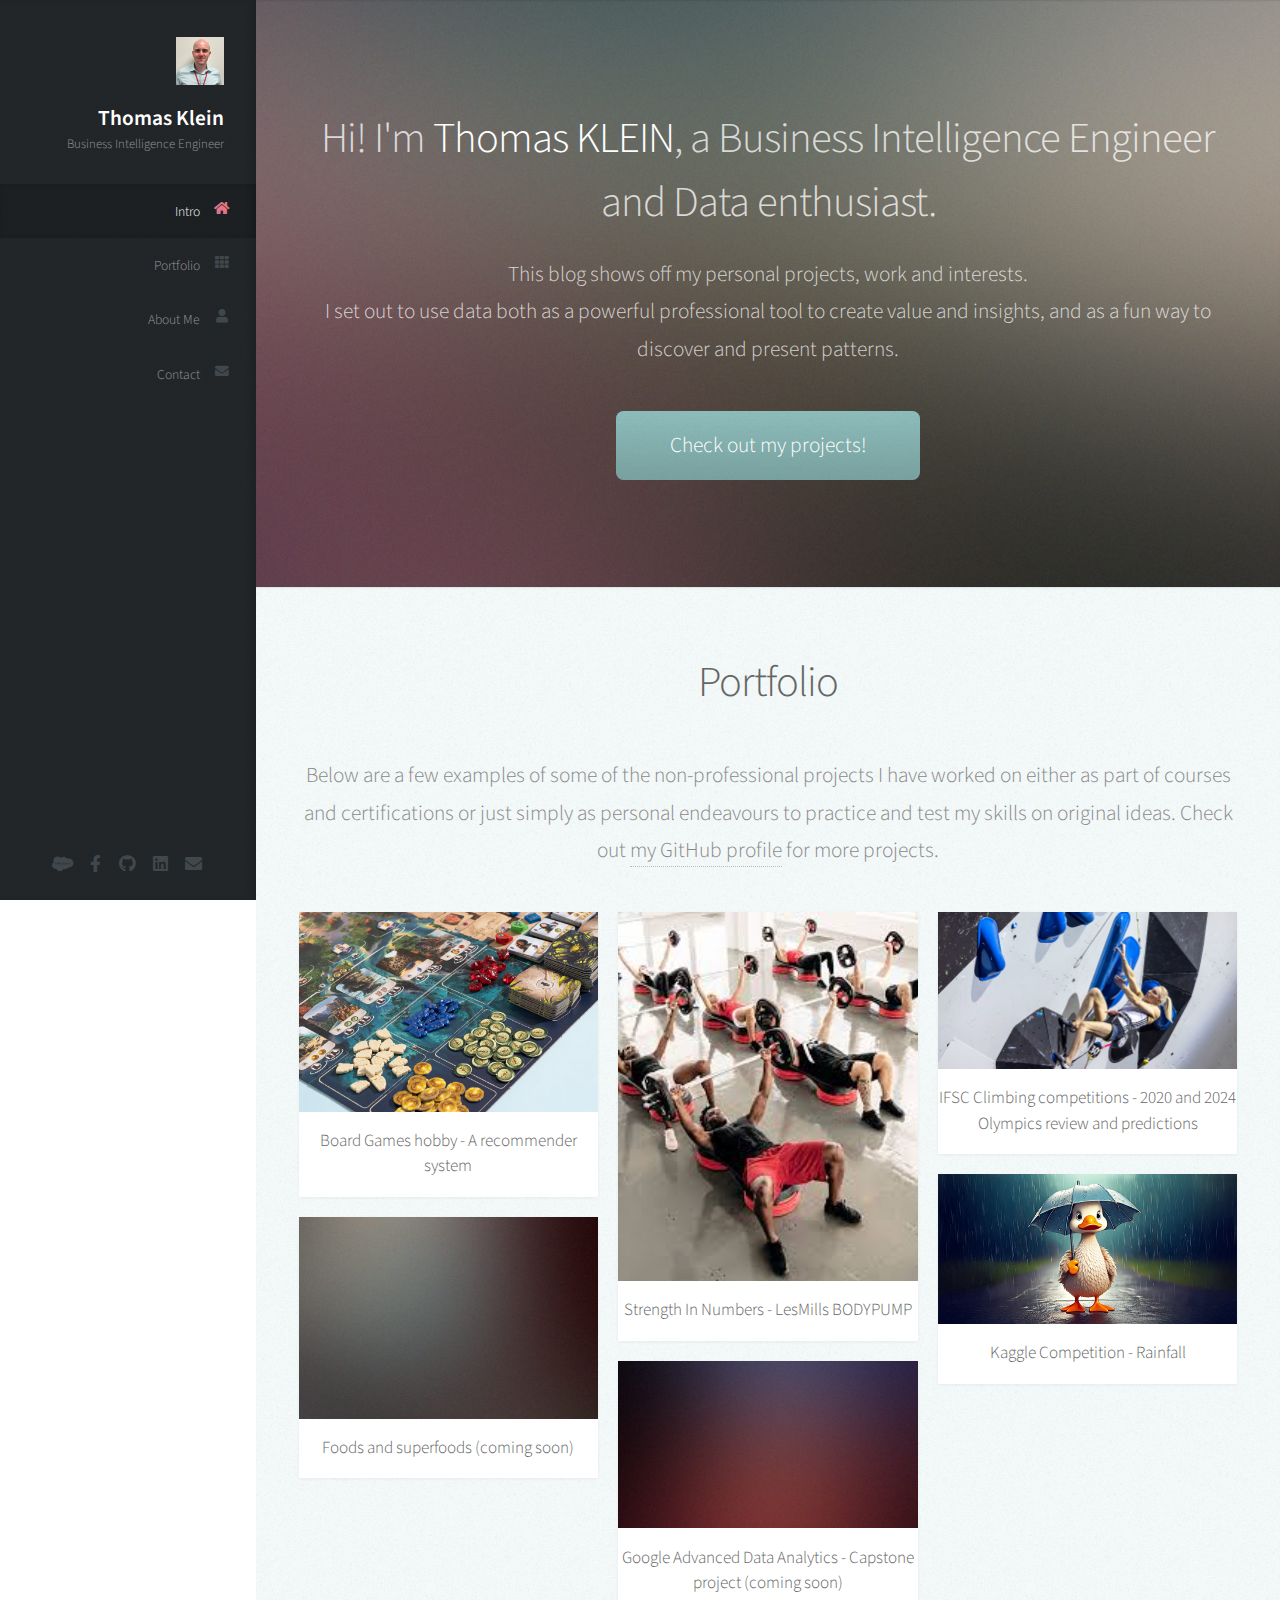
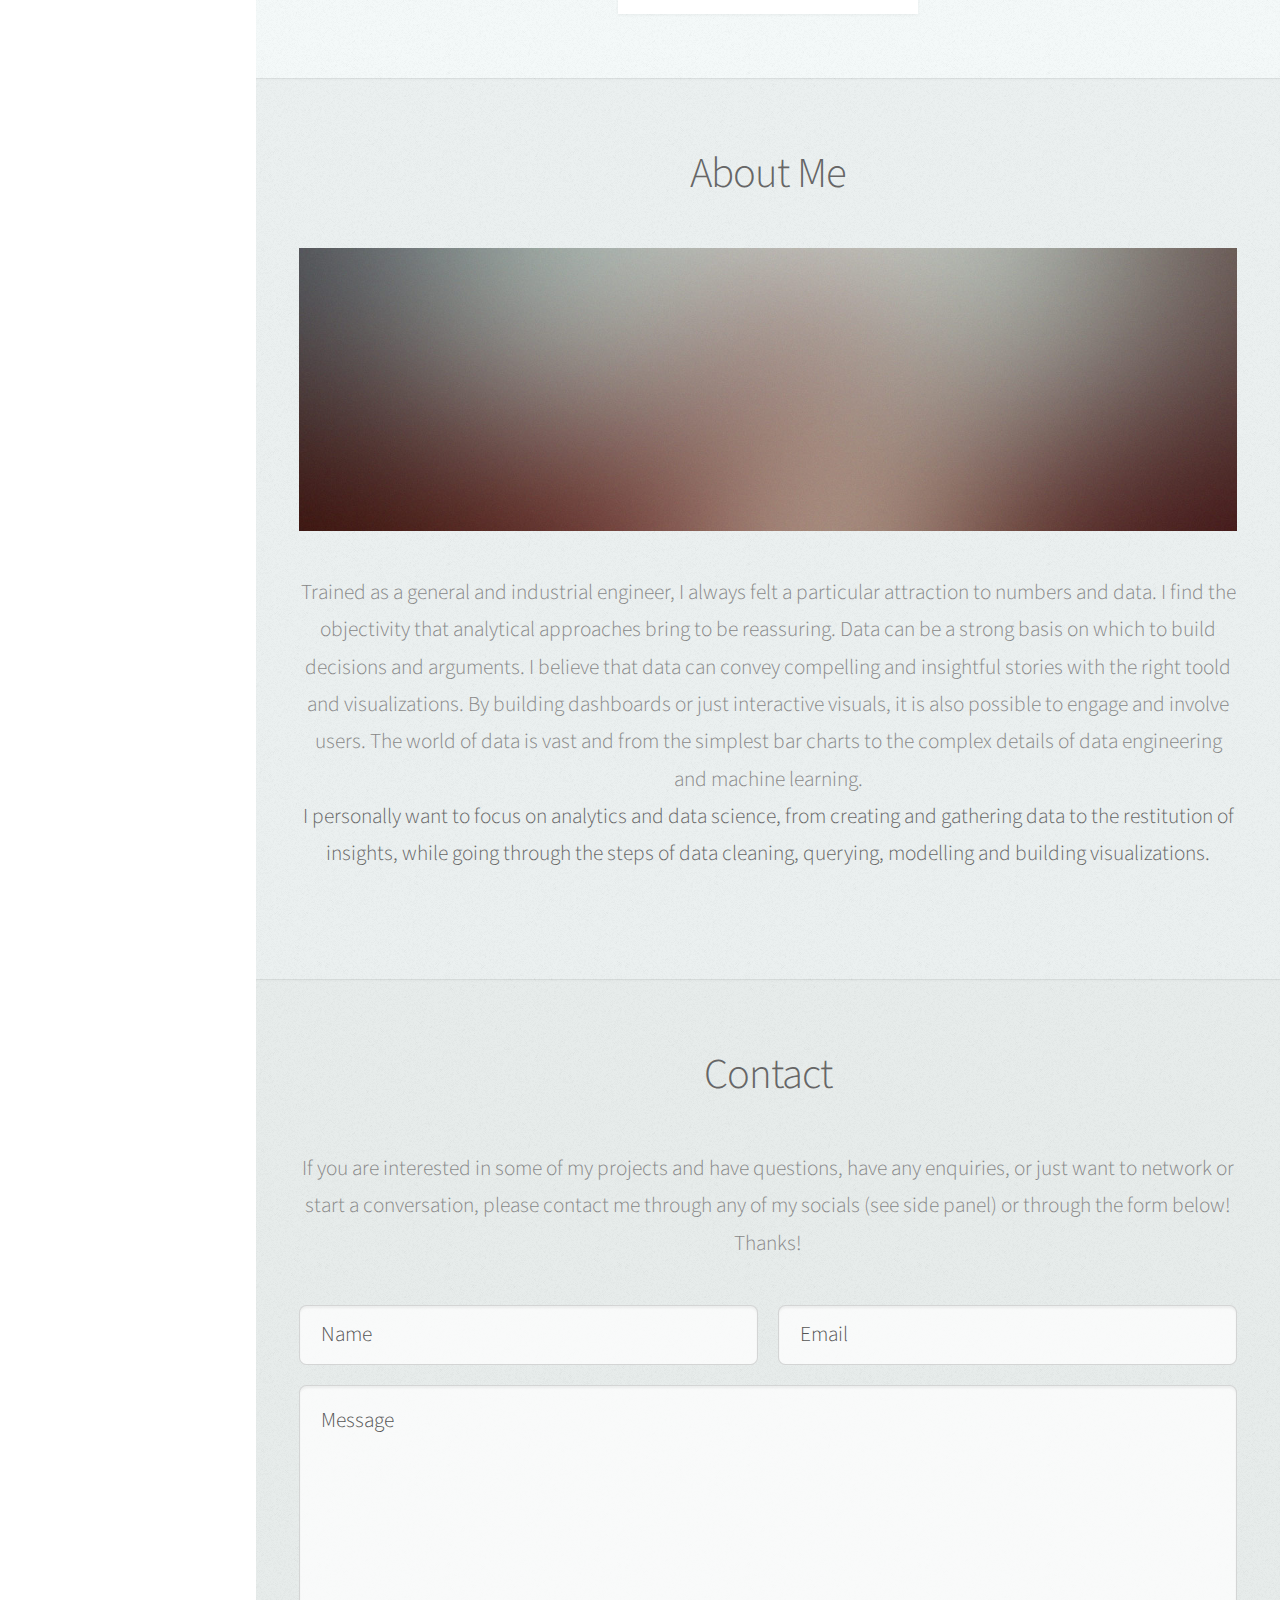
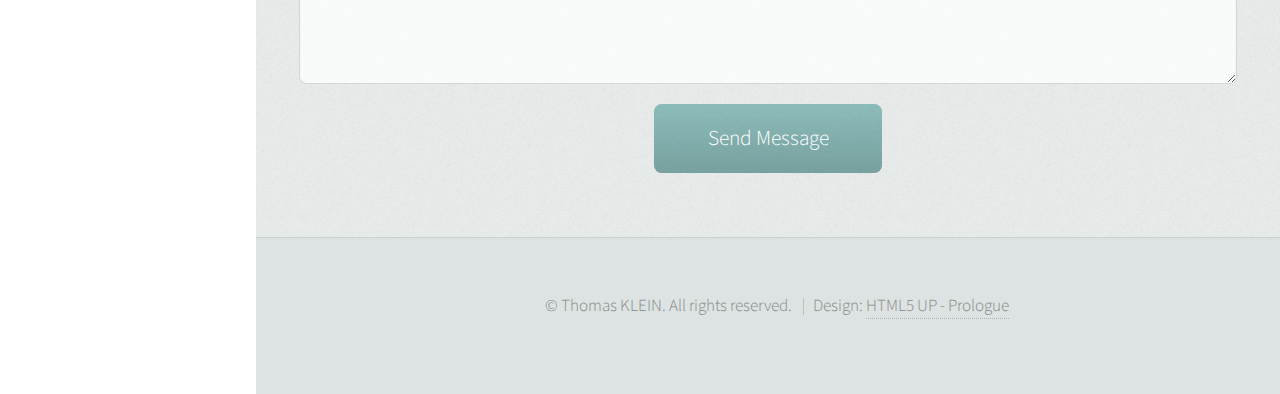
<file: index.html>
<!DOCTYPE HTML>
<!--
	Prologue by HTML5 UP
	html5up.net | @ajlkn
	Free for personal and commercial use under the CCA 3.0 license (html5up.net/license)
-->
<html lang="en">

<head>
	<title>Thomas KLEIN</title>
	<meta charset="utf-8" />
	<meta name="viewport" content="width=device-width, initial-scale=1, user-scalable=no" />
	<link rel="stylesheet" href="assets/css/main.css" />
</head>

<body class="is-preload">

	<!-- Header -->
	<div id="header">

		<div class="top">

			<!-- Logo -->
			<div id="logo">
				<span class="image avatar48"><img src="images/Klein Thomas.jpg" alt="" /></span>
				<h1 id="title">Thomas Klein</h1>
				<p>Business Intelligence Engineer</p>
			</div>

			<!-- Nav -->
			<nav id="nav">
				<ul>
					<li><a href="#top" id="top-link"><span class="icon solid fa-home">Intro</span></a></li>
					<li><a href="#portfolio" id="portfolio-link"><span class="icon solid fa-th">Portfolio</span></a>
					</li>
					<li><a href="#about" id="about-link"><span class="icon solid fa-user">About Me</span></a></li>
					<li><a href="#contact" id="contact-link"><span class="icon solid fa-envelope">Contact</span></a>
					</li>
				</ul>
			</nav>

		</div>

		<div class="bottom">

			<!-- Social Icons -->
			<ul class="icons">
				<li><a href="https://public.tableau.com/app/profile/klein6166/vizzes"
						class="icon brands fa-salesforce"><span class="label">Tableau</span></a></li>
				<li><a href="#" class="icon brands fa-facebook-f"><span class="label">Facebook</span></a></li>
				<li><a href="https://github.com/ThomasKlein90" class="icon brands fa-github"><span
							class="label">Github</span></a></li>
				<li><a href="https://www.linkedin.com/in/thomas-klein-3831b297/" class="icon brands fa-linkedin"><span
							class="label">LinkedIn</span></a></li>
				<li><a href="mailto:thomask.klein@laposte.net" class="icon solid fa-envelope"><span
							class="label">Email</span></a></li>
			</ul>

		</div>

	</div>

	<!-- Main -->
	<div id="main">

		<!-- Intro -->
		<section id="top" class="one dark cover">
			<div class="container">

				<header>
					<h2 class="alt">Hi! I'm <strong>Thomas KLEIN</strong>, a Business Intelligence Engineer and Data
						enthusiast.</h2>
					<p>This blog shows off my personal projects, work and interests.<br />
						I set out to use data both as a powerful professional tool to create value and insights, and as
						a fun way to discover and present patterns.</p>
				</header>

				<footer>
					<a href="#portfolio" class="button scrolly">Check out my projects!</a>
				</footer>

			</div>
		</section>

		<!-- Portfolio -->
		<section id="portfolio" class="two">
			<div class="container">

				<header>
					<h2>Portfolio</h2>
				</header>

				<p>Below are a few examples of some of the non-professional projects I have worked on either as part of
					courses and certifications or just simply
					as personal endeavours to practice and test my skills on original ideas. Check out 
					<a href="https://github.com/ThomasKlein90">my GitHub profile</a> for more projects.
				</p>

				<div class="row">
					<div class="col-4 col-12-mobile">
						<article class="item">
							<a href="article_board_games.html" class="image fit"><img
									src="images/strategyboardgames.jpg" alt="" /></a>
							<header>
								<h3>Board Games hobby - A recommender system</h3>
							</header>
						</article>
						<article class="item">
							<a href="#" class="image fit"><img src="images/pic03.jpg" alt="" /></a>
							<header>
								<h3>Foods and superfoods (coming soon)</h3>
							</header>
						</article>
					</div>
					<div class="col-4 col-12-mobile">
						<article class="item">
							<a href="article_bodypump.html" class="image fit"><img src="images/Bodypump.jpg"
									alt="" /></a>
							<header>
								<h3>Strength In Numbers - LesMills BODYPUMP</h3>
							</header>
						</article>
						<article class="item">
							<a href="#" class="image fit"><img src="images/pic05.jpg" alt="" /></a>
							<header>
								<h3>Google Advanced Data Analytics - Capstone project (coming soon)</h3>
							</header>
						</article>
					</div>
					<div class="col-4 col-12-mobile">
						<article class="item">
							<a href="article_ifsc.html" class="image fit"><img src="images/ifscclimbing.jpg" alt="" /></a>
							<header>
								<h3>IFSC Climbing competitions - 2020 and 2024 Olympics review and predictions</h3>
							</header>
						</article>
						<article class="item">
							<a href="article_rainfall.html" class="image fit"><img src="images/rainfall_title.jpg" alt="" /></a>
							<header>
								<h3>Kaggle Competition - Rainfall</h3>
							</header>
						</article>
					</div>
				</div>

			</div>
		</section>

		<!-- About Me -->
		<section id="about" class="three">
			<div class="container">

				<header>
					<h2>About Me</h2>
				</header>

				<a href="#" class="image featured"><img src="images/pic08.jpg" alt="" /></a>

				<p>Trained as a general and industrial engineer, I always felt a particular attraction to numbers and
					data. I find the objectivity that analytical approaches bring to be reassuring. Data can be a strong basis on which to build decisions and arguments. 
					I believe that data can convey compelling and insightful stories with the right toold and visualizations. By building dashboards or
					just interactive visuals, it is also possible to engage and involve users. The world of data is vast
					and from the simplest bar charts to the complex details
					of data engineering and machine learning.
					<br><b>I personally want to focus on analytics and data science, from creating and gathering data to
					the restitution of insights,
					while going through the steps of data cleaning, querying, modelling and building visualizations.</b>
				</p>

			</div>
		</section>

		<!-- Contact -->
		<section id="contact" class="four">
			<div class="container">

				<header>
					<h2>Contact</h2>
				</header>

				<p>If you are interested in some of my projects and have questions, have any enquiries, or just want to network or start a conversation, please contact me 
					through any of my socials (see side panel) or through the form below! Thanks!
				</p>

				<form method="post" action="#">
					<div class="row">
						<div class="col-6 col-12-mobile"><input type="text" name="name" placeholder="Name" /></div>
						<div class="col-6 col-12-mobile"><input type="text" name="email" placeholder="Email" /></div>
						<div class="col-12">
							<textarea name="message" placeholder="Message"></textarea>
						</div>
						<div class="col-12">
							<input type="submit" value="Send Message" />
						</div>
					</div>
				</form>

			</div>
		</section>

	</div>

	<!-- Footer -->
	<div id="footer">

		<!-- Copyright -->
		<ul class="copyright">
			<li>&copy; Thomas KLEIN. All rights reserved.</li>
			<li>Design: <a href="http://html5up.net">HTML5 UP - Prologue</a></li>
		</ul>

	</div>

	<!-- Scripts -->
	<script src="assets/js/jquery.min.js"></script>
	<script src="assets/js/jquery.scrolly.min.js"></script>
	<script src="assets/js/jquery.scrollex.min.js"></script>
	<script src="assets/js/browser.min.js"></script>
	<script src="assets/js/breakpoints.min.js"></script>
	<script src="assets/js/util.js"></script>
	<script src="assets/js/main.js"></script>

</body>

</html>
</file>
<file: assets/css/main.css>
@import url("fontawesome-all.min.css");
@import url("https://fonts.googleapis.com/css?family=Source+Sans+Pro:300,300italic,400,600");

/*
	Prologue by HTML5 UP
	html5up.net | @ajlkn
	Free for personal and commercial use under the CCA 3.0 license (html5up.net/license)
*/

html,
body,
div,
span,
applet,
object,
iframe,
h1,
h2,
h3,
h4,
h5,
h6,
p,
blockquote,
pre,
a,
abbr,
acronym,
address,
big,
cite,
code,
del,
dfn,
em,
img,
ins,
kbd,
q,
s,
samp,
small,
strike,
strong,
sub,
sup,
tt,
var,
b,
u,
i,
center,
dl,
dt,
dd,
ol,
ul,
li,
fieldset,
form,
label,
legend,
table,
caption,
tbody,
tfoot,
thead,
tr,
th,
td,
article,
articletext,
aside,
canvas,
details,
embed,
figure,
figcaption,
footer,
header,
hgroup,
menu,
nav,
output,
ruby,
section,
summary,
time,
mark,
audio,
video {
	margin: 0;
	padding: 0;
	border: 0;
	font-size: 100%;
	font: inherit;
	vertical-align: baseline;
}

article,
articletext,
aside,
details,
figcaption,
figure,
footer,
header,
hgroup,
menu,
nav,
section {
	display: block;
}

body {
	line-height: 1;
}

ol,
ul {
	list-style: none;
}

blockquote,
q {
	quotes: none;
}

blockquote:before,
blockquote:after,
q:before,
q:after {
	content: '';
	content: none;
}

table {
	border-collapse: collapse;
	border-spacing: 0;
}

body {
	-webkit-text-size-adjust: none;
}

mark {
	background-color: transparent;
	color: inherit;
}

input::-moz-focus-inner {
	border: 0;
	padding: 0;
}

input,
select,
textarea {
	-moz-appearance: none;
	-webkit-appearance: none;
	-ms-appearance: none;
	appearance: none;
}

/* Basic */

html {
	box-sizing: border-box;
}

*,
*:before,
*:after {
	box-sizing: inherit;
}

body {
	background: #fff;
	font-family: 'Source Sans Pro', sans-serif;
	font-size: 19pt;
	font-weight: 300;
	line-height: 1.75em;
	color: #888;
}

body.is-preload *,
body.is-preload *:before,
body.is-preload *:after {
	-moz-animation: none !important;
	-webkit-animation: none !important;
	-ms-animation: none !important;
	animation: none !important;
	-moz-transition: none !important;
	-webkit-transition: none !important;
	-ms-transition: none !important;
	transition: none !important;
}

input,
textarea,
select {
	font-family: 'Source Sans Pro', sans-serif;
	font-size: 19pt;
	font-weight: 300;
	line-height: 1.75em;
	color: #888;
}

h1,
h2,
h3,
h4,
h5,
h6 {
	font-weight: 300;
	color: #666;
	line-height: 1.5em;
}

h1 a,
h2 a,
h3 a,
h4 a,
h5 a,
h6 a {
	color: inherit;
	text-decoration: none;
}

h1 a strong,
h2 a strong,
h3 a strong,
h4 a strong,
h5 a strong,
h6 a strong {
	color: #333;
}

h2 {
	font-size: 2em;
	letter-spacing: -1px;
}

h2.alt {
	color: #888;
}

h2.alt strong {
	color: #666;
}

h3 {
	font-size: 1.5em;
}

h4 {
	font-size: 1.2em;
}

header {
	margin: 0 0 2em 0;
}

header>p {
	margin: 1em 0 0 0;
}

footer {
	margin: 2em 0 0 0;
}

strong,
b {
	font-weight: 300;
	color: #666;
}

em,
i {
	font-style: italic;
}

a {
	text-decoration: none;
	color: inherit;
	border-bottom: dotted 1px rgba(128, 128, 128, 0.5);
	-moz-transition: color 0.35s ease-in-out, border-bottom-color 0.35s ease-in-out;
	-webkit-transition: color 0.35s ease-in-out, border-bottom-color 0.35s ease-in-out;
	-ms-transition: color 0.35s ease-in-out, border-bottom-color 0.35s ease-in-out;
	transition: color 0.35s ease-in-out, border-bottom-color 0.35s ease-in-out;
	outline: 0;
}

a:hover {
	color: #E27689;
	border-bottom-color: rgba(255, 255, 255, 0);
}

sub {
	position: relative;
	top: 0.5em;
	font-size: 0.8em;
}

sup {
	position: relative;
	top: -0.5em;
	font-size: 0.8em;
}

hr {
	border: 0;
	border-top: solid 1px #ddd;
}

blockquote {
	border-left: solid 0.5em #ddd;
	padding: 1em 0 1em 2em;
	font-style: italic;
}

p,
ul,
ol,
dl,
table {
	margin-bottom: 2em;
}

br.clear {
	clear: both;
}

/* Articletext */

.articletext {
	margin: 0 auto;
	max-width: 100%;
	width: 1400px;
	text-align: left;
}

/* Container */

.container {
	margin: 0 auto;
	max-width: 100%;
	width: 1400px;
}

@media screen and (min-width: 961px) and (max-width: 1880px) {

	.container {
		width: 1200px;
	}

}

@media screen and (min-width: 961px) and (max-width: 1620px) {

	.container {
		width: 960px;
	}

}

@media screen and (min-width: 961px) and (max-width: 1320px) {

	.container {
		width: 100%;
	}

}

@media screen and (max-width: 960px) {

	.container {
		width: 100%;
	}

}

@media screen and (max-width: 736px) {

	.container {
		width: 100%;
	}

}

/* Row */

.row {
	display: flex;
	flex-wrap: wrap;
	box-sizing: border-box;
	align-items: stretch;
}

.row>* {
	box-sizing: border-box;
}

.row.gtr-uniform>*> :last-child {
	margin-bottom: 0;
}

.row.aln-left {
	justify-content: flex-start;
}

.row.aln-center {
	justify-content: center;
}

.row.aln-right {
	justify-content: flex-end;
}

.row.aln-top {
	align-items: flex-start;
}

.row.aln-middle {
	align-items: center;
}

.row.aln-bottom {
	align-items: flex-end;
}

.row>.imp {
	order: -1;
}

.row>.col-1 {
	width: 8.33333%;
}

.row>.off-1 {
	margin-left: 8.33333%;
}

.row>.col-2 {
	width: 16.66667%;
}

.row>.off-2 {
	margin-left: 16.66667%;
}

.row>.col-3 {
	width: 25%;
}

.row>.off-3 {
	margin-left: 25%;
}

.row>.col-4 {
	width: 33.33333%;
}

.row>.off-4 {
	margin-left: 33.33333%;
}

.row>.col-5 {
	width: 41.66667%;
}

.row>.off-5 {
	margin-left: 41.66667%;
}

.row>.col-6 {
	width: 50%;
}

.row>.off-6 {
	margin-left: 50%;
}

.row>.col-7 {
	width: 58.33333%;
}

.row>.off-7 {
	margin-left: 58.33333%;
}

.row>.col-8 {
	width: 66.66667%;
}

.row>.off-8 {
	margin-left: 66.66667%;
}

.row>.col-9 {
	width: 75%;
}

.row>.off-9 {
	margin-left: 75%;
}

.row>.col-10 {
	width: 83.33333%;
}

.row>.off-10 {
	margin-left: 83.33333%;
}

.row>.col-11 {
	width: 91.66667%;
}

.row>.off-11 {
	margin-left: 91.66667%;
}

.row>.col-12 {
	width: 100%;
}

.row>.off-12 {
	margin-left: 100%;
}

.row.gtr-0 {
	margin-top: 0px;
	margin-left: 0px;
}

.row.gtr-0>* {
	padding: 0px 0 0 0px;
}

.row.gtr-0.gtr-uniform {
	margin-top: 0px;
}

.row.gtr-0.gtr-uniform>* {
	padding-top: 0px;
}

.row.gtr-25 {
	margin-top: -10px;
	margin-left: -10px;
}

.row.gtr-25>* {
	padding: 10px 0 0 10px;
}

.row.gtr-25.gtr-uniform {
	margin-top: -10px;
}

.row.gtr-25.gtr-uniform>* {
	padding-top: 10px;
}

.row.gtr-50 {
	margin-top: -20px;
	margin-left: -20px;
}

.row.gtr-50>* {
	padding: 20px 0 0 20px;
}

.row.gtr-50.gtr-uniform {
	margin-top: -20px;
}

.row.gtr-50.gtr-uniform>* {
	padding-top: 20px;
}

.row {
	margin-top: -40px;
	margin-left: -40px;
}

.row>* {
	padding: 40px 0 0 40px;
}

.row.gtr-uniform {
	margin-top: -40px;
}

.row.gtr-uniform>* {
	padding-top: 40px;
}

.row.gtr-150 {
	margin-top: -60px;
	margin-left: -60px;
}

.row.gtr-150>* {
	padding: 60px 0 0 60px;
}

.row.gtr-150.gtr-uniform {
	margin-top: -60px;
}

.row.gtr-150.gtr-uniform>* {
	padding-top: 60px;
}

.row.gtr-200 {
	margin-top: -80px;
	margin-left: -80px;
}

.row.gtr-200>* {
	padding: 80px 0 0 80px;
}

.row.gtr-200.gtr-uniform {
	margin-top: -80px;
}

.row.gtr-200.gtr-uniform>* {
	padding-top: 80px;
}

@media screen and (min-width: 961px) and (max-width: 1880px) {

	.row {
		display: flex;
		flex-wrap: wrap;
		box-sizing: border-box;
		align-items: stretch;
	}

	.row>* {
		box-sizing: border-box;
	}

	.row.gtr-uniform>*> :last-child {
		margin-bottom: 0;
	}

	.row.aln-left {
		justify-content: flex-start;
	}

	.row.aln-center {
		justify-content: center;
	}

	.row.aln-right {
		justify-content: flex-end;
	}

	.row.aln-top {
		align-items: flex-start;
	}

	.row.aln-middle {
		align-items: center;
	}

	.row.aln-bottom {
		align-items: flex-end;
	}

	.row>.imp-wide {
		order: -1;
	}

	.row>.col-1-wide {
		width: 8.33333%;
	}

	.row>.off-1-wide {
		margin-left: 8.33333%;
	}

	.row>.col-2-wide {
		width: 16.66667%;
	}

	.row>.off-2-wide {
		margin-left: 16.66667%;
	}

	.row>.col-3-wide {
		width: 25%;
	}

	.row>.off-3-wide {
		margin-left: 25%;
	}

	.row>.col-4-wide {
		width: 33.33333%;
	}

	.row>.off-4-wide {
		margin-left: 33.33333%;
	}

	.row>.col-5-wide {
		width: 41.66667%;
	}

	.row>.off-5-wide {
		margin-left: 41.66667%;
	}

	.row>.col-6-wide {
		width: 50%;
	}

	.row>.off-6-wide {
		margin-left: 50%;
	}

	.row>.col-7-wide {
		width: 58.33333%;
	}

	.row>.off-7-wide {
		margin-left: 58.33333%;
	}

	.row>.col-8-wide {
		width: 66.66667%;
	}

	.row>.off-8-wide {
		margin-left: 66.66667%;
	}

	.row>.col-9-wide {
		width: 75%;
	}

	.row>.off-9-wide {
		margin-left: 75%;
	}

	.row>.col-10-wide {
		width: 83.33333%;
	}

	.row>.off-10-wide {
		margin-left: 83.33333%;
	}

	.row>.col-11-wide {
		width: 91.66667%;
	}

	.row>.off-11-wide {
		margin-left: 91.66667%;
	}

	.row>.col-12-wide {
		width: 100%;
	}

	.row>.off-12-wide {
		margin-left: 100%;
	}

	.row.gtr-0 {
		margin-top: 0px;
		margin-left: 0px;
	}

	.row.gtr-0>* {
		padding: 0px 0 0 0px;
	}

	.row.gtr-0.gtr-uniform {
		margin-top: 0px;
	}

	.row.gtr-0.gtr-uniform>* {
		padding-top: 0px;
	}

	.row.gtr-25 {
		margin-top: -10px;
		margin-left: -10px;
	}

	.row.gtr-25>* {
		padding: 10px 0 0 10px;
	}

	.row.gtr-25.gtr-uniform {
		margin-top: -10px;
	}

	.row.gtr-25.gtr-uniform>* {
		padding-top: 10px;
	}

	.row.gtr-50 {
		margin-top: -20px;
		margin-left: -20px;
	}

	.row.gtr-50>* {
		padding: 20px 0 0 20px;
	}

	.row.gtr-50.gtr-uniform {
		margin-top: -20px;
	}

	.row.gtr-50.gtr-uniform>* {
		padding-top: 20px;
	}

	.row {
		margin-top: -40px;
		margin-left: -40px;
	}

	.row>* {
		padding: 40px 0 0 40px;
	}

	.row.gtr-uniform {
		margin-top: -40px;
	}

	.row.gtr-uniform>* {
		padding-top: 40px;
	}

	.row.gtr-150 {
		margin-top: -60px;
		margin-left: -60px;
	}

	.row.gtr-150>* {
		padding: 60px 0 0 60px;
	}

	.row.gtr-150.gtr-uniform {
		margin-top: -60px;
	}

	.row.gtr-150.gtr-uniform>* {
		padding-top: 60px;
	}

	.row.gtr-200 {
		margin-top: -80px;
		margin-left: -80px;
	}

	.row.gtr-200>* {
		padding: 80px 0 0 80px;
	}

	.row.gtr-200.gtr-uniform {
		margin-top: -80px;
	}

	.row.gtr-200.gtr-uniform>* {
		padding-top: 80px;
	}

}

@media screen and (min-width: 961px) and (max-width: 1620px) {

	.row {
		display: flex;
		flex-wrap: wrap;
		box-sizing: border-box;
		align-items: stretch;
	}

	.row>* {
		box-sizing: border-box;
	}

	.row.gtr-uniform>*> :last-child {
		margin-bottom: 0;
	}

	.row.aln-left {
		justify-content: flex-start;
	}

	.row.aln-center {
		justify-content: center;
	}

	.row.aln-right {
		justify-content: flex-end;
	}

	.row.aln-top {
		align-items: flex-start;
	}

	.row.aln-middle {
		align-items: center;
	}

	.row.aln-bottom {
		align-items: flex-end;
	}

	.row>.imp-normal {
		order: -1;
	}

	.row>.col-1-normal {
		width: 8.33333%;
	}

	.row>.off-1-normal {
		margin-left: 8.33333%;
	}

	.row>.col-2-normal {
		width: 16.66667%;
	}

	.row>.off-2-normal {
		margin-left: 16.66667%;
	}

	.row>.col-3-normal {
		width: 25%;
	}

	.row>.off-3-normal {
		margin-left: 25%;
	}

	.row>.col-4-normal {
		width: 33.33333%;
	}

	.row>.off-4-normal {
		margin-left: 33.33333%;
	}

	.row>.col-5-normal {
		width: 41.66667%;
	}

	.row>.off-5-normal {
		margin-left: 41.66667%;
	}

	.row>.col-6-normal {
		width: 50%;
	}

	.row>.off-6-normal {
		margin-left: 50%;
	}

	.row>.col-7-normal {
		width: 58.33333%;
	}

	.row>.off-7-normal {
		margin-left: 58.33333%;
	}

	.row>.col-8-normal {
		width: 66.66667%;
	}

	.row>.off-8-normal {
		margin-left: 66.66667%;
	}

	.row>.col-9-normal {
		width: 75%;
	}

	.row>.off-9-normal {
		margin-left: 75%;
	}

	.row>.col-10-normal {
		width: 83.33333%;
	}

	.row>.off-10-normal {
		margin-left: 83.33333%;
	}

	.row>.col-11-normal {
		width: 91.66667%;
	}

	.row>.off-11-normal {
		margin-left: 91.66667%;
	}

	.row>.col-12-normal {
		width: 100%;
	}

	.row>.off-12-normal {
		margin-left: 100%;
	}

	.row.gtr-0 {
		margin-top: 0px;
		margin-left: 0px;
	}

	.row.gtr-0>* {
		padding: 0px 0 0 0px;
	}

	.row.gtr-0.gtr-uniform {
		margin-top: 0px;
	}

	.row.gtr-0.gtr-uniform>* {
		padding-top: 0px;
	}

	.row.gtr-25 {
		margin-top: -10px;
		margin-left: -10px;
	}

	.row.gtr-25>* {
		padding: 10px 0 0 10px;
	}

	.row.gtr-25.gtr-uniform {
		margin-top: -10px;
	}

	.row.gtr-25.gtr-uniform>* {
		padding-top: 10px;
	}

	.row.gtr-50 {
		margin-top: -20px;
		margin-left: -20px;
	}

	.row.gtr-50>* {
		padding: 20px 0 0 20px;
	}

	.row.gtr-50.gtr-uniform {
		margin-top: -20px;
	}

	.row.gtr-50.gtr-uniform>* {
		padding-top: 20px;
	}

	.row {
		margin-top: -40px;
		margin-left: -40px;
	}

	.row>* {
		padding: 40px 0 0 40px;
	}

	.row.gtr-uniform {
		margin-top: -40px;
	}

	.row.gtr-uniform>* {
		padding-top: 40px;
	}

	.row.gtr-150 {
		margin-top: -60px;
		margin-left: -60px;
	}

	.row.gtr-150>* {
		padding: 60px 0 0 60px;
	}

	.row.gtr-150.gtr-uniform {
		margin-top: -60px;
	}

	.row.gtr-150.gtr-uniform>* {
		padding-top: 60px;
	}

	.row.gtr-200 {
		margin-top: -80px;
		margin-left: -80px;
	}

	.row.gtr-200>* {
		padding: 80px 0 0 80px;
	}

	.row.gtr-200.gtr-uniform {
		margin-top: -80px;
	}

	.row.gtr-200.gtr-uniform>* {
		padding-top: 80px;
	}

}

@media screen and (min-width: 961px) and (max-width: 1320px) {

	.row {
		display: flex;
		flex-wrap: wrap;
		box-sizing: border-box;
		align-items: stretch;
	}

	.row>* {
		box-sizing: border-box;
	}

	.row.gtr-uniform>*> :last-child {
		margin-bottom: 0;
	}

	.row.aln-left {
		justify-content: flex-start;
	}

	.row.aln-center {
		justify-content: center;
	}

	.row.aln-right {
		justify-content: flex-end;
	}

	.row.aln-top {
		align-items: flex-start;
	}

	.row.aln-middle {
		align-items: center;
	}

	.row.aln-bottom {
		align-items: flex-end;
	}

	.row>.imp-narrow {
		order: -1;
	}

	.row>.col-1-narrow {
		width: 8.33333%;
	}

	.row>.off-1-narrow {
		margin-left: 8.33333%;
	}

	.row>.col-2-narrow {
		width: 16.66667%;
	}

	.row>.off-2-narrow {
		margin-left: 16.66667%;
	}

	.row>.col-3-narrow {
		width: 25%;
	}

	.row>.off-3-narrow {
		margin-left: 25%;
	}

	.row>.col-4-narrow {
		width: 33.33333%;
	}

	.row>.off-4-narrow {
		margin-left: 33.33333%;
	}

	.row>.col-5-narrow {
		width: 41.66667%;
	}

	.row>.off-5-narrow {
		margin-left: 41.66667%;
	}

	.row>.col-6-narrow {
		width: 50%;
	}

	.row>.off-6-narrow {
		margin-left: 50%;
	}

	.row>.col-7-narrow {
		width: 58.33333%;
	}

	.row>.off-7-narrow {
		margin-left: 58.33333%;
	}

	.row>.col-8-narrow {
		width: 66.66667%;
	}

	.row>.off-8-narrow {
		margin-left: 66.66667%;
	}

	.row>.col-9-narrow {
		width: 75%;
	}

	.row>.off-9-narrow {
		margin-left: 75%;
	}

	.row>.col-10-narrow {
		width: 83.33333%;
	}

	.row>.off-10-narrow {
		margin-left: 83.33333%;
	}

	.row>.col-11-narrow {
		width: 91.66667%;
	}

	.row>.off-11-narrow {
		margin-left: 91.66667%;
	}

	.row>.col-12-narrow {
		width: 100%;
	}

	.row>.off-12-narrow {
		margin-left: 100%;
	}

	.row.gtr-0 {
		margin-top: 0px;
		margin-left: 0px;
	}

	.row.gtr-0>* {
		padding: 0px 0 0 0px;
	}

	.row.gtr-0.gtr-uniform {
		margin-top: 0px;
	}

	.row.gtr-0.gtr-uniform>* {
		padding-top: 0px;
	}

	.row.gtr-25 {
		margin-top: -5px;
		margin-left: -5px;
	}

	.row.gtr-25>* {
		padding: 5px 0 0 5px;
	}

	.row.gtr-25.gtr-uniform {
		margin-top: -5px;
	}

	.row.gtr-25.gtr-uniform>* {
		padding-top: 5px;
	}

	.row.gtr-50 {
		margin-top: -10px;
		margin-left: -10px;
	}

	.row.gtr-50>* {
		padding: 10px 0 0 10px;
	}

	.row.gtr-50.gtr-uniform {
		margin-top: -10px;
	}

	.row.gtr-50.gtr-uniform>* {
		padding-top: 10px;
	}

	.row {
		margin-top: -20px;
		margin-left: -20px;
	}

	.row>* {
		padding: 20px 0 0 20px;
	}

	.row.gtr-uniform {
		margin-top: -20px;
	}

	.row.gtr-uniform>* {
		padding-top: 20px;
	}

	.row.gtr-150 {
		margin-top: -30px;
		margin-left: -30px;
	}

	.row.gtr-150>* {
		padding: 30px 0 0 30px;
	}

	.row.gtr-150.gtr-uniform {
		margin-top: -30px;
	}

	.row.gtr-150.gtr-uniform>* {
		padding-top: 30px;
	}

	.row.gtr-200 {
		margin-top: -40px;
		margin-left: -40px;
	}

	.row.gtr-200>* {
		padding: 40px 0 0 40px;
	}

	.row.gtr-200.gtr-uniform {
		margin-top: -40px;
	}

	.row.gtr-200.gtr-uniform>* {
		padding-top: 40px;
	}

}

@media screen and (max-width: 960px) {

	.row {
		display: flex;
		flex-wrap: wrap;
		box-sizing: border-box;
		align-items: stretch;
	}

	.row>* {
		box-sizing: border-box;
	}

	.row.gtr-uniform>*> :last-child {
		margin-bottom: 0;
	}

	.row.aln-left {
		justify-content: flex-start;
	}

	.row.aln-center {
		justify-content: center;
	}

	.row.aln-right {
		justify-content: flex-end;
	}

	.row.aln-top {
		align-items: flex-start;
	}

	.row.aln-middle {
		align-items: center;
	}

	.row.aln-bottom {
		align-items: flex-end;
	}

	.row>.imp-narrower {
		order: -1;
	}

	.row>.col-1-narrower {
		width: 8.33333%;
	}

	.row>.off-1-narrower {
		margin-left: 8.33333%;
	}

	.row>.col-2-narrower {
		width: 16.66667%;
	}

	.row>.off-2-narrower {
		margin-left: 16.66667%;
	}

	.row>.col-3-narrower {
		width: 25%;
	}

	.row>.off-3-narrower {
		margin-left: 25%;
	}

	.row>.col-4-narrower {
		width: 33.33333%;
	}

	.row>.off-4-narrower {
		margin-left: 33.33333%;
	}

	.row>.col-5-narrower {
		width: 41.66667%;
	}

	.row>.off-5-narrower {
		margin-left: 41.66667%;
	}

	.row>.col-6-narrower {
		width: 50%;
	}

	.row>.off-6-narrower {
		margin-left: 50%;
	}

	.row>.col-7-narrower {
		width: 58.33333%;
	}

	.row>.off-7-narrower {
		margin-left: 58.33333%;
	}

	.row>.col-8-narrower {
		width: 66.66667%;
	}

	.row>.off-8-narrower {
		margin-left: 66.66667%;
	}

	.row>.col-9-narrower {
		width: 75%;
	}

	.row>.off-9-narrower {
		margin-left: 75%;
	}

	.row>.col-10-narrower {
		width: 83.33333%;
	}

	.row>.off-10-narrower {
		margin-left: 83.33333%;
	}

	.row>.col-11-narrower {
		width: 91.66667%;
	}

	.row>.off-11-narrower {
		margin-left: 91.66667%;
	}

	.row>.col-12-narrower {
		width: 100%;
	}

	.row>.off-12-narrower {
		margin-left: 100%;
	}

	.row.gtr-0 {
		margin-top: 0px;
		margin-left: 0px;
	}

	.row.gtr-0>* {
		padding: 0px 0 0 0px;
	}

	.row.gtr-0.gtr-uniform {
		margin-top: 0px;
	}

	.row.gtr-0.gtr-uniform>* {
		padding-top: 0px;
	}

	.row.gtr-25 {
		margin-top: -5px;
		margin-left: -5px;
	}

	.row.gtr-25>* {
		padding: 5px 0 0 5px;
	}

	.row.gtr-25.gtr-uniform {
		margin-top: -5px;
	}

	.row.gtr-25.gtr-uniform>* {
		padding-top: 5px;
	}

	.row.gtr-50 {
		margin-top: -10px;
		margin-left: -10px;
	}

	.row.gtr-50>* {
		padding: 10px 0 0 10px;
	}

	.row.gtr-50.gtr-uniform {
		margin-top: -10px;
	}

	.row.gtr-50.gtr-uniform>* {
		padding-top: 10px;
	}

	.row {
		margin-top: -20px;
		margin-left: -20px;
	}

	.row>* {
		padding: 20px 0 0 20px;
	}

	.row.gtr-uniform {
		margin-top: -20px;
	}

	.row.gtr-uniform>* {
		padding-top: 20px;
	}

	.row.gtr-150 {
		margin-top: -30px;
		margin-left: -30px;
	}

	.row.gtr-150>* {
		padding: 30px 0 0 30px;
	}

	.row.gtr-150.gtr-uniform {
		margin-top: -30px;
	}

	.row.gtr-150.gtr-uniform>* {
		padding-top: 30px;
	}

	.row.gtr-200 {
		margin-top: -40px;
		margin-left: -40px;
	}

	.row.gtr-200>* {
		padding: 40px 0 0 40px;
	}

	.row.gtr-200.gtr-uniform {
		margin-top: -40px;
	}

	.row.gtr-200.gtr-uniform>* {
		padding-top: 40px;
	}

}

@media screen and (max-width: 736px) {

	.row {
		display: flex;
		flex-wrap: wrap;
		box-sizing: border-box;
		align-items: stretch;
	}

	.row>* {
		box-sizing: border-box;
	}

	.row.gtr-uniform>*> :last-child {
		margin-bottom: 0;
	}

	.row.aln-left {
		justify-content: flex-start;
	}

	.row.aln-center {
		justify-content: center;
	}

	.row.aln-right {
		justify-content: flex-end;
	}

	.row.aln-top {
		align-items: flex-start;
	}

	.row.aln-middle {
		align-items: center;
	}

	.row.aln-bottom {
		align-items: flex-end;
	}

	.row>.imp-mobile {
		order: -1;
	}

	.row>.col-1-mobile {
		width: 8.33333%;
	}

	.row>.off-1-mobile {
		margin-left: 8.33333%;
	}

	.row>.col-2-mobile {
		width: 16.66667%;
	}

	.row>.off-2-mobile {
		margin-left: 16.66667%;
	}

	.row>.col-3-mobile {
		width: 25%;
	}

	.row>.off-3-mobile {
		margin-left: 25%;
	}

	.row>.col-4-mobile {
		width: 33.33333%;
	}

	.row>.off-4-mobile {
		margin-left: 33.33333%;
	}

	.row>.col-5-mobile {
		width: 41.66667%;
	}

	.row>.off-5-mobile {
		margin-left: 41.66667%;
	}

	.row>.col-6-mobile {
		width: 50%;
	}

	.row>.off-6-mobile {
		margin-left: 50%;
	}

	.row>.col-7-mobile {
		width: 58.33333%;
	}

	.row>.off-7-mobile {
		margin-left: 58.33333%;
	}

	.row>.col-8-mobile {
		width: 66.66667%;
	}

	.row>.off-8-mobile {
		margin-left: 66.66667%;
	}

	.row>.col-9-mobile {
		width: 75%;
	}

	.row>.off-9-mobile {
		margin-left: 75%;
	}

	.row>.col-10-mobile {
		width: 83.33333%;
	}

	.row>.off-10-mobile {
		margin-left: 83.33333%;
	}

	.row>.col-11-mobile {
		width: 91.66667%;
	}

	.row>.off-11-mobile {
		margin-left: 91.66667%;
	}

	.row>.col-12-mobile {
		width: 100%;
	}

	.row>.off-12-mobile {
		margin-left: 100%;
	}

	.row.gtr-0 {
		margin-top: 0px;
		margin-left: 0px;
	}

	.row.gtr-0>* {
		padding: 0px 0 0 0px;
	}

	.row.gtr-0.gtr-uniform {
		margin-top: 0px;
	}

	.row.gtr-0.gtr-uniform>* {
		padding-top: 0px;
	}

	.row.gtr-25 {
		margin-top: -5px;
		margin-left: -5px;
	}

	.row.gtr-25>* {
		padding: 5px 0 0 5px;
	}

	.row.gtr-25.gtr-uniform {
		margin-top: -5px;
	}

	.row.gtr-25.gtr-uniform>* {
		padding-top: 5px;
	}

	.row.gtr-50 {
		margin-top: -10px;
		margin-left: -10px;
	}

	.row.gtr-50>* {
		padding: 10px 0 0 10px;
	}

	.row.gtr-50.gtr-uniform {
		margin-top: -10px;
	}

	.row.gtr-50.gtr-uniform>* {
		padding-top: 10px;
	}

	.row {
		margin-top: -20px;
		margin-left: -20px;
	}

	.row>* {
		padding: 20px 0 0 20px;
	}

	.row.gtr-uniform {
		margin-top: -20px;
	}

	.row.gtr-uniform>* {
		padding-top: 20px;
	}

	.row.gtr-150 {
		margin-top: -30px;
		margin-left: -30px;
	}

	.row.gtr-150>* {
		padding: 30px 0 0 30px;
	}

	.row.gtr-150.gtr-uniform {
		margin-top: -30px;
	}

	.row.gtr-150.gtr-uniform>* {
		padding-top: 30px;
	}

	.row.gtr-200 {
		margin-top: -40px;
		margin-left: -40px;
	}

	.row.gtr-200>* {
		padding: 40px 0 0 40px;
	}

	.row.gtr-200.gtr-uniform {
		margin-top: -40px;
	}

	.row.gtr-200.gtr-uniform>* {
		padding-top: 40px;
	}

}

/* Sections/Article */

section,
article {
	margin-bottom: 3em;
}

section> :last-child,
section>.container,
section:last-child,
article> :last-child,
article>.container,
article:last-child {
	margin-bottom: 0;
}

.row>section,
.row>article {
	margin-bottom: 0;
}

/* Image */

.image {
	display: inline-block;
	border: 0;
}

.image img {
	display: block;
	width: 100%;
}

.image.avatar48 {
	width: 48px;
	height: 48px;
	background: #f00;
}

.image.avatar48 img {
	width: 48px;
	height: 48px;
}

.image.fit {
	display: block;
	width: 100%;
}

.image.featured {
	display: block;
	width: 100%;
	margin: 0 0 2em 0;
}

.image.left {
	float: left;
	margin: 0 2em 2em 0;
}

.image.centered {
	display: block;
	margin: 0 0 2em 0;
}

.image.centered img {
	margin: 0 auto;
	width: auto;
}

/* List */

ul {
	list-style: disc;
	padding-left: 1em;
}

ul li {
	padding-left: 0.5em;
}

ol {
	list-style: decimal;
	padding-left: 1.25em;
}

ol li {
	padding-left: 0.25em;
}

/* Icons */

ul.icons {
	cursor: default;
	list-style: none;
	padding-left: 0;
}

ul.icons li {
	display: inline-block;
	padding-left: 0;
}

ul.icons a {
	display: inline-block;
	width: 2em;
	height: 2em;
	line-height: 2em;
	text-align: center;
	border: 0;
}

/* Form */

form label {
	display: block;
	text-align: left;
	margin-bottom: 0.5em;
}

form input[type="text"],
form input[type="email"],
form input[type="password"],
form select,
form textarea {
	position: relative;
	-webkit-appearance: none;
	display: block;
	border: 0;
	outline: 0;
	background: #fff;
	background: rgba(255, 255, 255, 0.75);
	width: 100%;
	border-radius: 0.35em;
	padding: 0.75em 1em 0.75em 1em;
	box-shadow: inset 0 0.1em 0.1em 0 rgba(0, 0, 0, 0.05);
	border: solid 1px rgba(0, 0, 0, 0.15);
	-moz-transition: all 0.35s ease-in-out;
	-webkit-transition: all 0.35s ease-in-out;
	-ms-transition: all 0.35s ease-in-out;
	transition: all 0.35s ease-in-out;
}

form input[type="text"]:focus,
form input[type="email"]:focus,
form input[type="password"]:focus,
form select:focus,
form textarea:focus {
	box-shadow: 0 0 2px 1px #8ebebc;
	background: #fff;
}

form input[type="text"],
form input[type="email"],
form input[type="password"],
form select {
	line-height: 1.25em;
}

form textarea {
	min-height: 14em;
}

form ::-webkit-input-placeholder {
	color: #555 !important;
}

form :-moz-placeholder {
	color: #555 !important;
}

form ::-moz-placeholder {
	color: #555 !important;
}

form :-ms-input-placeholder {
	color: #555 !important;
}

form ::-moz-focus-inner {
	border: 0;
}

/* Table */

table {
	width: 100%;
	text-align: left;
}

table tbody tr:nth-child(2n+2) {
	background: #f4f4f4;
}

table td {
	padding: 0.5em 1em 0.5em 1em;
}

table th {
	text-align: left;
	padding: 0.5em 1em 0.5em 1em;
	color: #fff;
	background: #222729 url("images/overlay.png");
}

table thead {
	background: #444;
	color: #fff;
}

table tfoot {
	background: #eee;
}

/* Button */

input[type="button"],
input[type="submit"],
input[type="reset"],
button,
.button {
	position: relative;
	display: inline-block;
	border-radius: 0.35em;
	color: #fff !important;
	text-decoration: none;
	padding: 0.75em 2.5em 0.75em 2.5em;
	background-color: #8ebebc;
	border: 0;
	cursor: pointer;
	background-image: -moz-linear-gradient(top, rgba(0, 0, 0, 0), rgba(0, 0, 0, 0.15)), url("images/overlay.png");
	background-image: -webkit-linear-gradient(top, rgba(0, 0, 0, 0), rgba(0, 0, 0, 0.15)), url("images/overlay.png");
	background-image: -ms-linear-gradient(top, rgba(0, 0, 0, 0), rgba(0, 0, 0, 0.15)), url("images/overlay.png");
	background-image: linear-gradient(top, rgba(0, 0, 0, 0), rgba(0, 0, 0, 0.15)), url("images/overlay.png");
	-moz-transition: background-color 0.35s ease-in-out;
	-webkit-transition: background-color 0.35s ease-in-out;
	-ms-transition: background-color 0.35s ease-in-out;
	transition: background-color 0.35s ease-in-out;
}

input[type="button"]:hover,
input[type="submit"]:hover,
input[type="reset"]:hover,
button:hover,
.button:hover {
	background-color: #9ececc;
}

input[type="button"]:active,
input[type="submit"]:active,
input[type="reset"]:active,
button:active,
.button:active {
	background-color: #7eaeac;
}

/* Item */

.item {
	box-shadow: 0 0.05em 0.15em 0 rgba(0, 0, 0, 0.05);
	margin-bottom: 40px;
}

.item header {
	background: #fff;
	margin: 0;
	padding: 1em 0 1em 0;
	font-size: 0.8em;
}

.item header h3 {
	font-size: 1em;
}

/* Icons */

.icon {
	text-decoration: none;
	text-decoration: none;
}

.icon:before {
	-moz-osx-font-smoothing: grayscale;
	-webkit-font-smoothing: antialiased;
	display: inline-block;
	font-style: normal;
	font-variant: normal;
	text-rendering: auto;
	line-height: 1;
	text-transform: none !important;
	font-family: 'Font Awesome 5 Free';
	font-weight: 400;
}

.icon:before {
	line-height: inherit;
}

.icon>.label {
	display: none;
}

.icon.solid:before {
	font-weight: 900;
}

.icon.brands:before {
	font-family: 'Font Awesome 5 Brands';
}

/* Header */

#header {
	display: -moz-flex;
	display: -webkit-flex;
	display: -ms-flex;
	display: flex;
	-moz-flex-direction: column;
	-webkit-flex-direction: column;
	-ms-flex-direction: column;
	flex-direction: column;
	-moz-justify-content: space-between;
	-webkit-justify-content: space-between;
	-ms-justify-content: space-between;
	justify-content: space-between;
	background: #222629 url("images/overlay.png");
	box-shadow: inset -0.25em 0 0.25em 0 rgba(0, 0, 0, 0.1);
	color: #fff;
	height: 100%;
	left: 0;
	overflow-y: auto;
	position: fixed;
	text-align: right;
	top: 0;
	width: 375px;
}

#header .top {
	-moz-flex-grow: 1;
	-webkit-flex-grow: 1;
	-ms-flex-grow: 1;
	flex-grow: 1;
}

#header .bottom {
	-moz-flex-shrink: 0;
	-webkit-flex-shrink: 0;
	-ms-flex-shrink: 0;
	flex-shrink: 0;
	padding: 1.5em 0 0.75em 0;
}

#header .bottom> :last-child {
	margin-bottom: 0;
}

#header .icons {
	font-size: 0.8em;
	text-align: center;
}

#header .icons a {
	color: #41484c;
	-moz-transition: color 0.35s ease-in-out;
	-webkit-transition: color 0.35s ease-in-out;
	-ms-transition: color 0.35s ease-in-out;
	transition: color 0.35s ease-in-out;
}

#header .icons a:hover {
	color: #fff;
}

#logo {
	position: relative;
	margin: 1.75em 1.5em 1.5em 1.5em;
	min-height: 48px;
	cursor: default;
}

#logo h1 {
	position: relative;
	color: #fff;
	font-weight: 600;
	font-size: 1em;
	line-height: 1em;
}

#logo p {
	position: relative;
	display: block;
	font-size: 0.6em;
	color: rgba(255, 255, 255, 0.5);
	line-height: 1.25em;
	margin: 0.5em 0 0 0;
}

#logo .image {
	position: absolute;
	left: 0;
	top: 0;
}

#nav ul {
	list-style: none;
	padding-left: 0;
	margin-bottom: 0;
}

#nav ul li {
	padding-left: 0;
}

#nav ul li a {
	display: block;
	padding: 0.5em 1.5em 0.5em 1.5em;
	color: rgba(255, 255, 255, 0.5);
	text-decoration: none;
	outline: 0;
	border: 0;
	-moz-transition: none;
	-webkit-transition: none;
	-ms-transition: none;
	transition: none;
}

#nav ul li a span {
	position: relative;
	display: block;
	font-size: 0.8em;
}

#nav ul li a span:before {
	position: absolute;
	left: 0;
	color: #41484c;
	text-align: center;
	width: 1.25em;
	line-height: 1.75em;
}

#nav ul li a.active {
	background: rgba(0, 0, 0, 0.15);
	box-shadow: inset 0 0 0.25em 0 rgba(0, 0, 0, 0.125);
	color: #fff;
}

#nav ul li a.active span:before {
	color: #e27689;
}

/* Footer */

#footer {
	margin-left: 375px;
	text-align: center;
	background-color: #dce3e2;
	padding: 3em 0 4em 0;
	box-shadow: inset 0 1px 0 0 rgba(0, 0, 0, 0.05), inset 0 0.1em 0.1em 0 rgba(0, 0, 0, 0.025);
	font-size: 0.8em;
}

#footer .copyright {
	cursor: default;
	margin: 0;
}

#footer .copyright li {
	display: inline-block;
	line-height: 1em;
	border-left: solid 1px rgba(128, 128, 128, 0.35);
	padding: 0 0 0 0.5em;
	margin: 0 0 0 0.5em;
}

#footer .copyright li:first-child {
	border-left: 0;
	padding-left: 0;
	margin-left: 0;
}

/* Main */

#main {
	margin-left: 375px;
}

#main>section {
	margin: 0;
	overflow: hidden;
	padding: 4em 0;
	box-shadow: inset 0 1px 0 0 rgba(0, 0, 0, 0.05), inset 0 0.1em 0.1em 0 rgba(0, 0, 0, 0.025);
	text-align: center;
	background-image: url("images/overlay.png");
}

#main>section.dark {
	color: #ddd;
	color: rgba(255, 255, 255, 0.75);
}

#main>section.dark h2,
#main>section.dark h3,
#main>section.dark h4,
#main>section.dark h5,
#main>section.dark h6 {
	color: inherit;
}

#main>section.dark strong {
	color: #fff;
	border-color: inherit;
}

#main>section.dark a {
	color: #fff;
	border-color: inherit;
}

#main>section.dark a:hover {
	border-bottom-color: rgba(255, 255, 255, 0);
}

#main>section.cover {
	padding: 10em 0;
	background-size: cover;
	background-position: center center;
}

#main>section.one {
	background-color: #81918E;
	background-image: url("../../images/banner.jpg");
}

#main>section.two {
	background-color: #f5fafa;
}

#main>section.three {
	background-color: #ecf1f1;
}

#main>section.four {
	background-color: #e8edec;
}

/* Wide */

@media screen and (min-width: 961px) and (max-width: 1880px) {

	/* Basic */

	body,
	input,
	textarea,
	select {
		font-size: 17pt;
	}

	/* Header */

	#header {
		width: 300px;
	}

	/* Footer */

	#footer {
		margin-left: 300px;
	}

	/* Main */

	#main {
		margin-left: 300px;
	}

}

/* Normal */

@media screen and (min-width: 961px) and (max-width: 1620px) {

	/* Main */

	#main>section {
		padding: 3em 0;
	}

	#main section.cover {
		padding: 5em 0;
	}

}

/* Narrow */

@media screen and (min-width: 961px) and (max-width: 1320px) {

	/* Basic */

	body,
	input,
	textarea,
	select {
		font-size: 16pt;
	}

	.container {
		padding: 0 2em 0 2em;
	}

	/* Icons */

	ul.icons li a {
		width: 1.75em;
	}

	/* Item */

	.item {
		margin-bottom: 20px;
	}

	/* Header */

	#header {
		width: 20%;
	}

	#logo .image {
		position: relative;
		margin: 0 0 0.5em 0;
	}

	#nav ul li a {
		font-size: 0.8em;
		padding-top: 0.5em;
		padding-bottom: 0.5em;
	}

	#nav ul li a span {
		padding-right: 2.25em;
	}

	#nav ul li a span:before {
		left: 100%;
		margin-left: -1.25em;
		line-height: 2.25em;
	}

	/* Footer */

	#footer {
		margin-left: 20%;
	}

	/* Main */

	#main {
		margin-left: 20%;
	}

}

/* Narrower */

#headerToggle {
	display: none;
}

@media screen and (max-width: 960px) {

	/* Basic */

	html,
	body {
		overflow-x: hidden;
	}

	body,
	input,
	textarea,
	select {
		font-size: 16pt;
	}

	header br {
		display: none;
	}

	.container {
		padding: 0 2em 0 2em;
	}

	/* Item */

	.item {
		margin-bottom: 15px;
	}

	/* Icons */

	ul.icons a {
		width: 1.75em;
		font-size: 1.25em;
	}

	/* Header */

	#header {
		-moz-backface-visibility: hidden;
		-webkit-backface-visibility: hidden;
		-ms-backface-visibility: hidden;
		backface-visibility: hidden;
		-moz-transform: translateX(-275px);
		-webkit-transform: translateX(-275px);
		-ms-transform: translateX(-275px);
		transform: translateX(-275px);
		-moz-transition: -moz-transform 0.5s ease;
		-webkit-transition: -webkit-transform 0.5s ease;
		-ms-transition: -ms-transform 0.5s ease;
		transition: transform 0.5s ease;
		-webkit-overflow-scrolling: touch;
		display: block;
		height: 100%;
		left: 0;
		overflow-y: auto;
		position: fixed;
		top: 0;
		width: 275px;
		z-index: 10002;
		width: 275px;
		background: #222729 url("images/overlay.png");
		box-shadow: inset -0.25em 0 0.25em 0 rgba(0, 0, 0, 0.125);
	}

	#header .top {
		position: relative;
	}

	#header .bottom {
		border-top: solid 1px rgba(255, 255, 255, 0.05);
		box-shadow: 0 -1px 0 0 rgba(0, 0, 0, 0.15);
		padding-top: 2em;
		margin-top: 2em;
		position: relative;
	}

	#logo {
		margin: 1.5em 1.25em 1.25em 1.25em;
	}

	#nav ul li a {
		padding: 0.5em 1.25em 0.5em 1.25em;
	}

	#headerToggle {
		-moz-backface-visibility: hidden;
		-webkit-backface-visibility: hidden;
		-ms-backface-visibility: hidden;
		backface-visibility: hidden;
		-moz-transition: -moz-transform 0.5s ease;
		-webkit-transition: -webkit-transform 0.5s ease;
		-ms-transition: -ms-transform 0.5s ease;
		transition: transform 0.5s ease;
		display: block;
		height: 2.25em;
		left: 0;
		position: fixed;
		top: 0;
		width: 3.25em;
		z-index: 10001;
	}

	#headerToggle .toggle {
		text-decoration: none;
		position: absolute;
		left: 0;
		top: 0;
		width: 100%;
		height: 100%;
		outline: 0;
		border: 0;
	}

	#headerToggle .toggle:before {
		-moz-osx-font-smoothing: grayscale;
		-webkit-font-smoothing: antialiased;
		display: inline-block;
		font-style: normal;
		font-variant: normal;
		text-rendering: auto;
		line-height: 1;
		text-transform: none !important;
		font-family: 'Font Awesome 5 Free';
		font-weight: 900;
	}

	#headerToggle .toggle:before {
		text-decoration: none;
		content: '\f0c9';
		color: #fff;
		font-size: 18px;
		background: rgba(128, 136, 144, 0.5);
		border-radius: 0.35em;
		text-align: center;
		position: absolute;
		left: 0.5em;
		top: 0.5em;
		display: block;
		width: 3.25em;
		height: 2.25em;
		line-height: 2.25em;
	}

	body.header-visible #main {
		-moz-transform: translateX(275px);
		-webkit-transform: translateX(275px);
		-ms-transform: translateX(275px);
		transform: translateX(275px);
	}

	body.header-visible #headerToggle {
		-moz-transform: translateX(275px);
		-webkit-transform: translateX(275px);
		-ms-transform: translateX(275px);
		transform: translateX(275px);
	}

	body.header-visible #header {
		-moz-transform: translateX(0);
		-webkit-transform: translateX(0);
		-ms-transform: translateX(0);
		transform: translateX(0);
	}

	/* Footer */

	#footer {
		margin-left: 0;
	}

	/* Main */

	#main {
		-moz-backface-visibility: hidden;
		-webkit-backface-visibility: hidden;
		-ms-backface-visibility: hidden;
		backface-visibility: hidden;
		-moz-transition: -moz-transform 0.5s ease;
		-webkit-transition: -webkit-transform 0.5s ease;
		-ms-transition: -ms-transform 0.5s ease;
		transition: transform 0.5s ease;
		padding-bottom: 1px;
		margin-left: 0;
	}

	#main>section {
		padding: 3em 0;
	}

	#main section.cover {
		padding: 4em 0;
	}

}

/* Mobile */

@media screen and (max-width: 736px) {

	/* Basic */

	body,
	input,
	textarea,
	select {
		font-size: 14pt;
	}

	h2 {
		font-size: 1.5em;
		letter-spacing: 0;
		font-weight: 300;
	}

	.container {
		padding: 0 15px 0 15px;
	}

	/* List */

	ul.icons a {
		width: 2em;
		font-size: 1.25em;
	}

	/* Main */

	#main>section {
		padding: 2em 0;
	}

	#main section.cover {
		padding: 4em 0em;
	}

	#main section.cover header {
		padding: 0 1em;
	}

	/* Footer */

	#footer .copyright li {
		display: block;
		line-height: 1.25em;
		border: 0;
		padding: 0;
		margin: 1em 0 0 0;
	}

	#footer .copyright li:first-child {
		margin-top: 0;
	}

}

articletext ul.icons {
	list-style-type: none;
	/* Remove default list styling */
	padding: 0;
}

articletext ul.icons li {
	display: inline-block;
	/* Align items horizontally */
	margin-right: 10px;
	/* Space between icons */
}

articletext ul.icons a {
	display: flex;
	/* Use flexbox for alignment */
	align-items: center;
	/* Center items vertically */
	text-decoration: none;
	/* Remove underline from text */
}

articletext ul.icons .text {
	/* This targets the text span specifically */
	margin-left: 5px;
	/* Space between icon and text */
}

sub {
	position: relative;
	top: 0.5em;
	font-size: 0.8em;
}

.repository-link {
	margin: 20px;
}

.repository-link a {
	text-decoration: none;
	display: flex;
	align-items: center;/* Aligns text and image vertically */
}

.github-logo {
	width: 20px;	/* Size of the GitHub logo */
	height: 20px;
	margin-right: 8px;	/* Space between the logo and the text */
}

.grid-container-1-2 {
	display: grid; /* Enables grid layout */
	grid-template-columns: 1fr 2fr; /* 1/3 and 2/3 ratio */
	gap: 10px; /* Space between grid items */
}
.grid-item-1-2 {
	padding: 1px; /* Adds padding inside each item */
	border: 1px solid transparent; /* Adds a border */
}

.grid-container-2-1 {
	display: grid; /* Enables grid layout */
	grid-template-columns: 2fr 1fr; /* 2/3 and 1/3 ratio */
	gap: 10px; /* Space between grid items */
}
.grid-item-2-1 {
	padding: 1px; /* Adds padding inside each item */
	border: 1px solid transparent; /* Adds a border */
}
</file>
